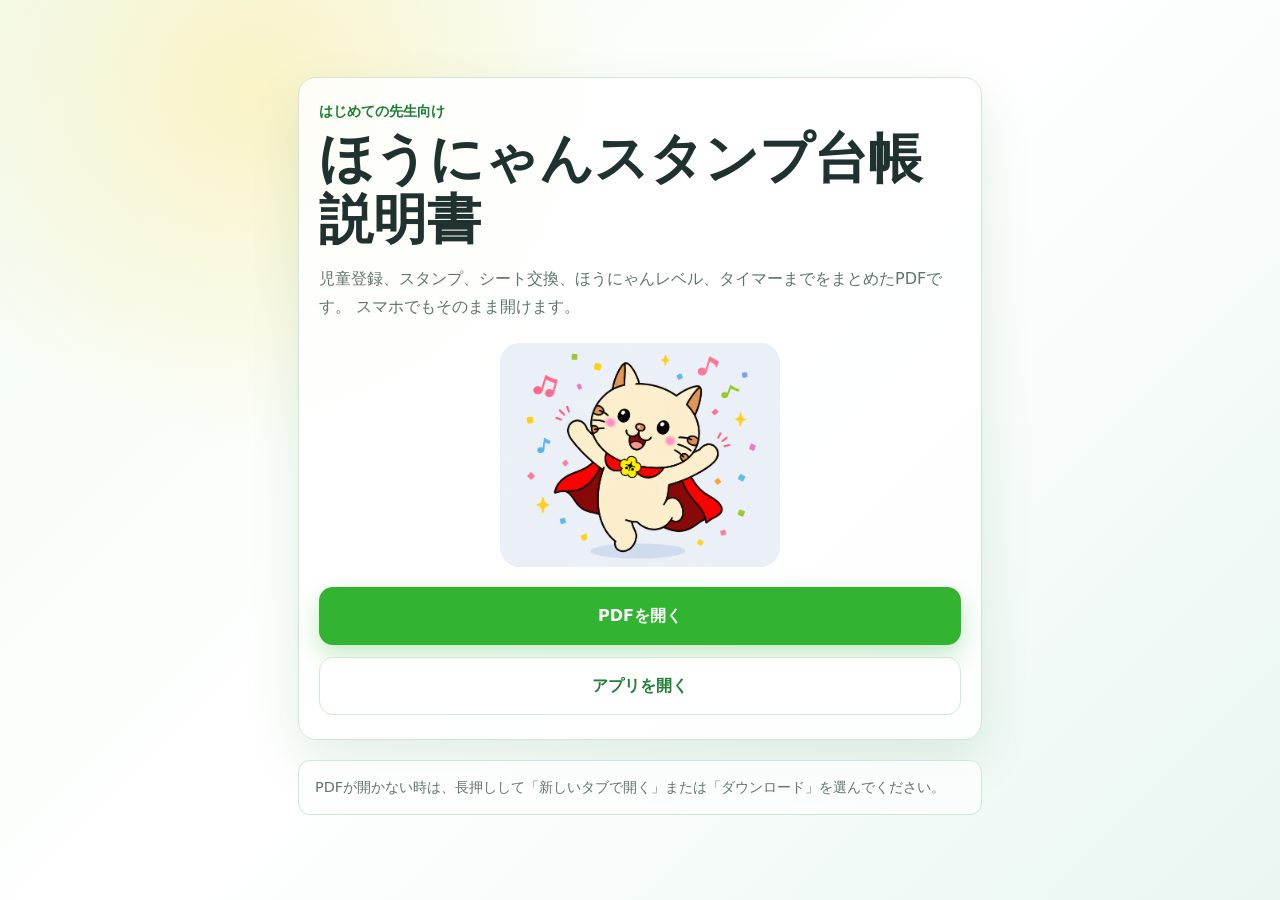
<file: manual/index.html>
<!doctype html>
<html lang="ja">
  <head>
    <meta charset="utf-8">
    <meta name="viewport" content="width=device-width, initial-scale=1">
    <title>ほうにゃんスタンプ台帳 説明書</title>
    <style>
      :root {
        color-scheme: light;
        --green: #32b331;
        --green-dark: #1f7f35;
        --ink: #20322f;
        --muted: #60736e;
        --line: #cfe8d5;
        --paper: #ffffff;
        --wash: #eef8ef;
      }

      * {
        box-sizing: border-box;
      }

      body {
        margin: 0;
        min-height: 100vh;
        font-family: system-ui, -apple-system, BlinkMacSystemFont, "Segoe UI", sans-serif;
        color: var(--ink);
        background:
          radial-gradient(circle at 20% 10%, rgba(255, 232, 139, 0.45), transparent 28%),
          linear-gradient(135deg, #f2fbf3 0%, #ffffff 48%, #e9f6f2 100%);
      }

      main {
        width: min(100%, 720px);
        min-height: 100vh;
        margin: 0 auto;
        padding: 28px 18px 36px;
        display: grid;
        align-content: center;
        gap: 20px;
      }

      .hero {
        background: rgba(255, 255, 255, 0.86);
        border: 1px solid var(--line);
        border-radius: 18px;
        padding: 24px 20px;
        box-shadow: 0 20px 50px rgba(31, 127, 53, 0.12);
      }

      .eyebrow {
        margin: 0 0 8px;
        color: var(--green-dark);
        font-weight: 800;
        font-size: 0.9rem;
      }

      h1 {
        margin: 0;
        font-size: clamp(1.9rem, 8vw, 3.4rem);
        line-height: 1.12;
        letter-spacing: 0;
      }

      .lead {
        margin: 14px 0 0;
        color: var(--muted);
        font-size: 1rem;
        line-height: 1.75;
      }

      .hounyan {
        width: min(72vw, 280px);
        display: block;
        margin: 22px auto 14px;
        border-radius: 20px;
        background: var(--wash);
      }

      .actions {
        display: grid;
        gap: 12px;
        margin-top: 20px;
      }

      a {
        color: inherit;
      }

      .button {
        display: flex;
        min-height: 58px;
        align-items: center;
        justify-content: center;
        border-radius: 14px;
        padding: 14px 18px;
        text-align: center;
        text-decoration: none;
        font-weight: 800;
        line-height: 1.3;
      }

      .button.primary {
        color: #fff;
        background: var(--green);
        box-shadow: 0 10px 24px rgba(50, 179, 49, 0.28);
      }

      .button.secondary {
        color: var(--green-dark);
        background: #fff;
        border: 1px solid var(--line);
      }

      .note {
        margin: 0;
        padding: 14px 16px;
        border: 1px solid var(--line);
        border-radius: 12px;
        color: var(--muted);
        background: rgba(255, 255, 255, 0.72);
        font-size: 0.9rem;
        line-height: 1.7;
      }
    </style>
  </head>
  <body>
    <main>
      <section class="hero" aria-labelledby="title">
        <p class="eyebrow">はじめての先生向け</p>
        <h1 id="title">ほうにゃんスタンプ台帳 説明書</h1>
        <p class="lead">
          児童登録、スタンプ、シート交換、ほうにゃんレベル、タイマーまでをまとめたPDFです。
          スマホでもそのまま開けます。
        </p>
        <img class="hounyan" src="../assets/hounyan-home.png" alt="ほうにゃん">
        <div class="actions">
          <a class="button primary" href="hounyan-stamp-manual.pdf">PDFを開く</a>
          <a class="button secondary" href="../">アプリを開く</a>
        </div>
      </section>
      <p class="note">
        PDFが開かない時は、長押しして「新しいタブで開く」または「ダウンロード」を選んでください。
      </p>
    </main>
  </body>
</html>
</file>
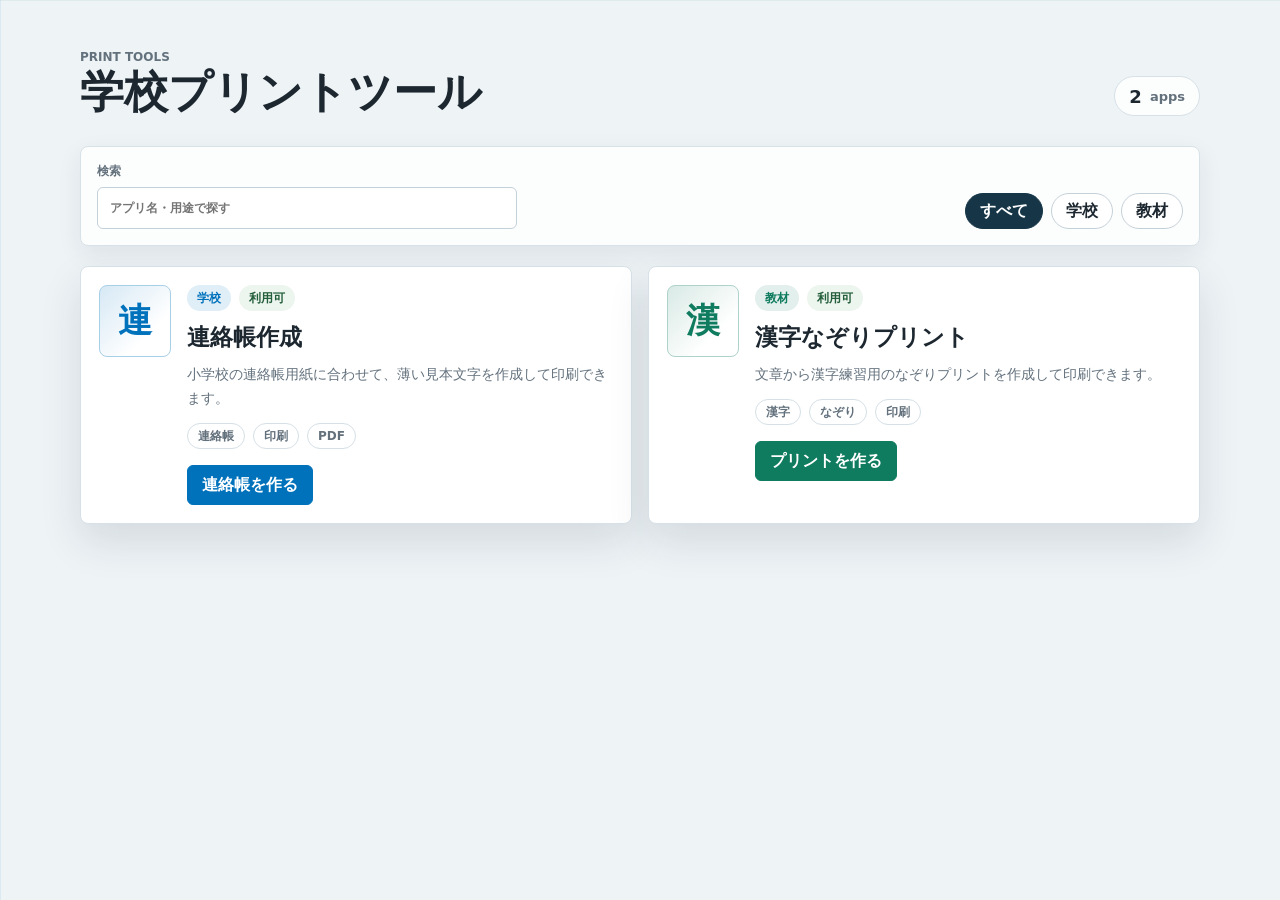
<file: 統合/index.html>
<!doctype html>
<html lang="ja">
  <head>
    <meta charset="utf-8" />
    <meta name="viewport" content="width=device-width, initial-scale=1" />
    <title>学校プリントツール</title>
    <link rel="stylesheet" href="styles.css" />
  </head>
  <body>
    <main class="shell">
      <header class="topbar">
        <div>
          <p class="eyebrow">Print Tools</p>
          <h1>学校プリントツール</h1>
        </div>
        <div class="status-pill">
          <span id="appCount">0</span>
          <span>apps</span>
        </div>
      </header>

      <section class="toolbar" aria-label="アプリ検索">
        <label class="search-field">
          <span>検索</span>
          <input id="searchInput" type="search" autocomplete="off" placeholder="アプリ名・用途で探す" />
        </label>
        <div id="categoryFilters" class="filter-row" aria-label="カテゴリ"></div>
      </section>

      <section id="appGrid" class="app-grid" aria-label="アプリ一覧"></section>
      <p id="emptyState" class="empty-state" hidden>該当するアプリはありません。</p>
    </main>

    <script src="apps.config.js"></script>
    <script src="app.js"></script>
  </body>
</html>
</file>
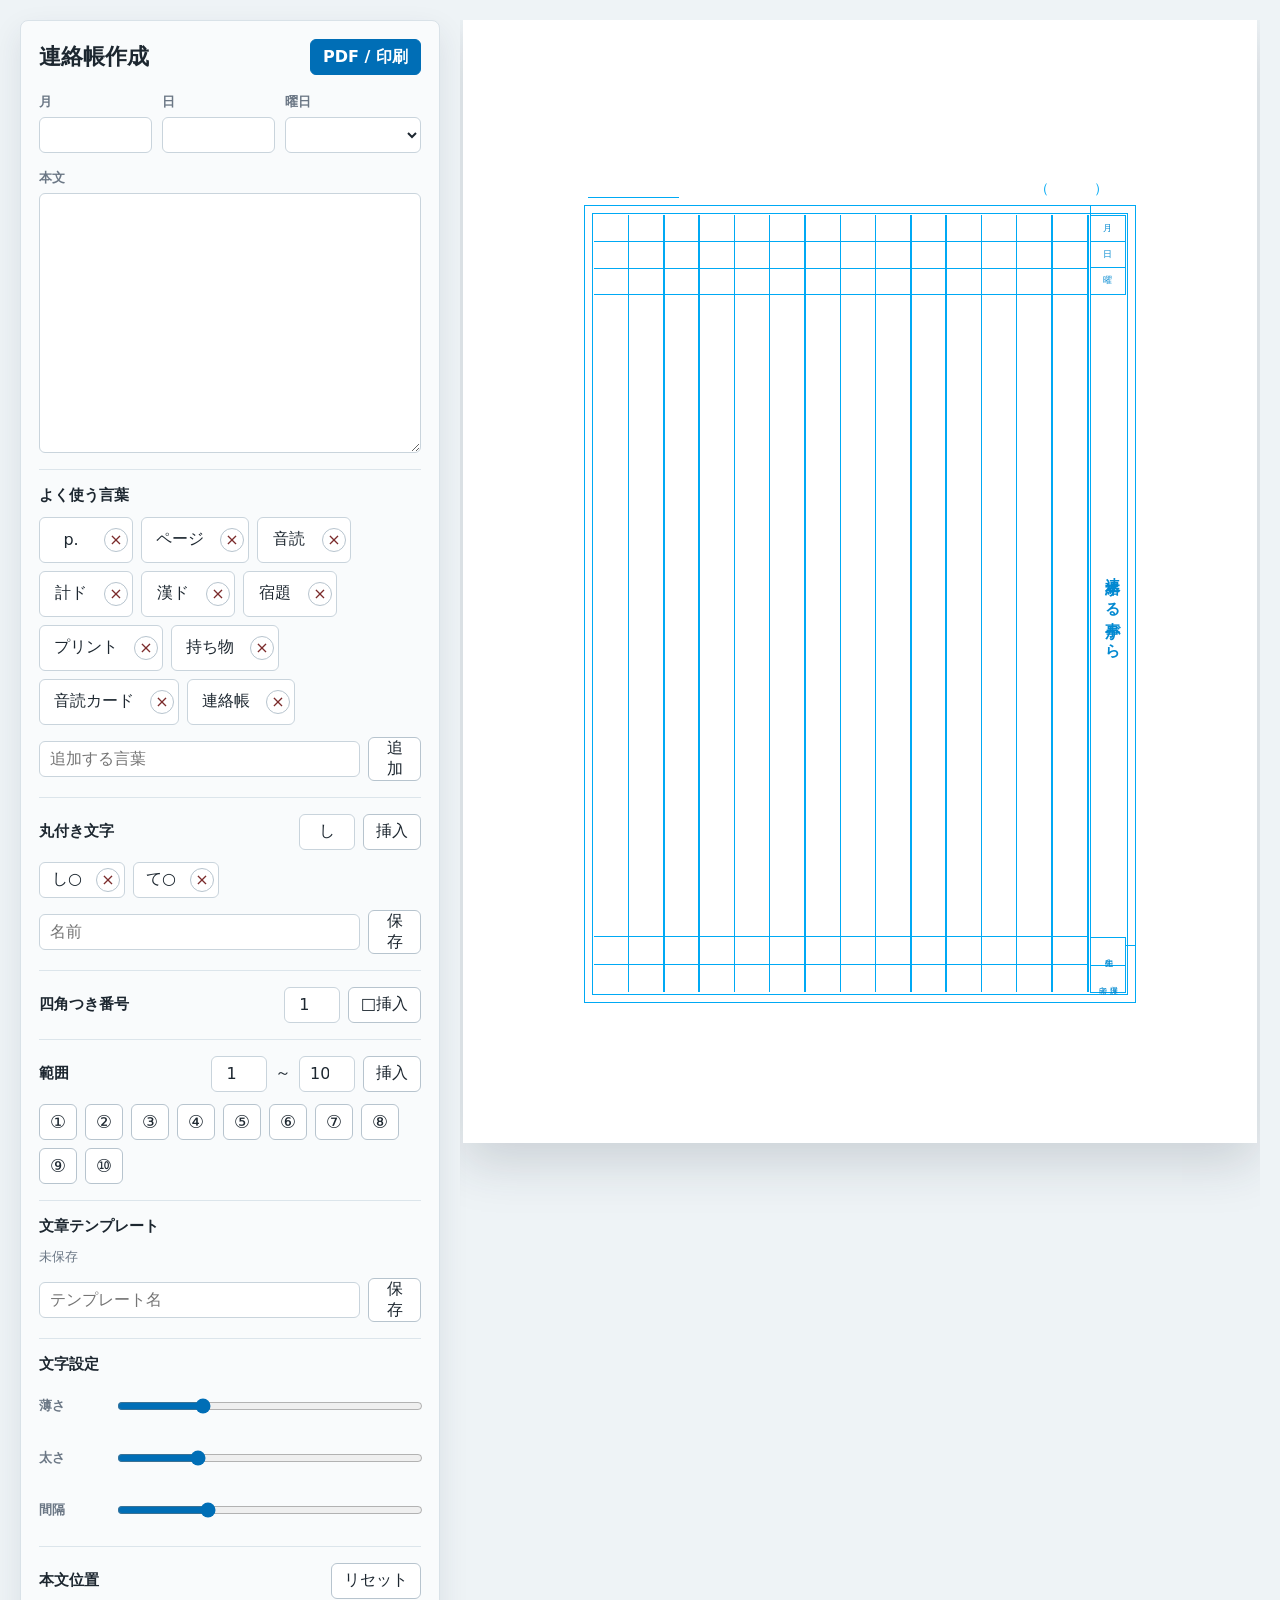
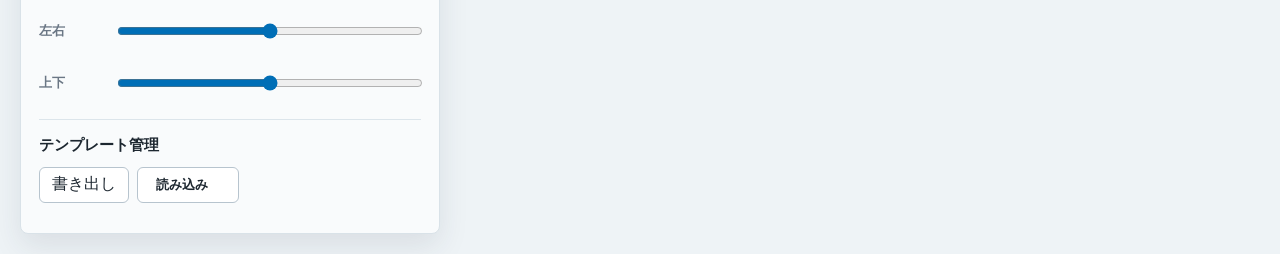
<file: 連絡帳作成/index.html>
<!doctype html>
<html lang="ja">
  <head>
    <meta charset="utf-8" />
    <meta name="viewport" content="width=device-width, initial-scale=1" />
    <title>連絡帳作成</title>
    <link rel="stylesheet" href="styles.css" />
  </head>
  <body>
    <main class="app">
      <section class="panel" aria-label="入力フォーム">
        <div class="panel-header">
          <h1>連絡帳作成</h1>
          <button id="printButton" class="primary-button" type="button">PDF / 印刷</button>
        </div>

        <div class="date-controls">
          <label>
            月
            <input id="monthInput" type="number" min="1" max="12" inputmode="numeric" />
          </label>
          <label>
            日
            <input id="dayInput" type="number" min="1" max="31" inputmode="numeric" />
          </label>
          <label>
            曜日
            <select id="weekdayInput">
              <option value=""></option>
              <option value="月">月</option>
              <option value="火">火</option>
              <option value="水">水</option>
              <option value="木">木</option>
              <option value="金">金</option>
              <option value="土">土</option>
              <option value="日">日</option>
            </select>
          </label>
        </div>

        <label class="field-block">
          本文
          <textarea id="bodyInput" rows="10" spellcheck="false"></textarea>
        </label>

        <section class="control-group" aria-label="よく使う言葉">
          <h2>よく使う言葉</h2>
          <div id="phraseList" class="symbol-grid" aria-label="よく使う言葉一覧"></div>
          <div class="save-row">
            <input id="phraseTemplateInput" placeholder="追加する言葉" aria-label="追加するよく使う言葉" />
            <button id="savePhraseTemplateButton" type="button">追加</button>
          </div>
        </section>

        <section class="control-group" aria-label="丸付き文字">
          <div class="group-title-row">
            <h2>丸付き文字</h2>
            <div class="inline-tools">
              <input id="circleCharInput" class="short-input" maxlength="2" value="し" aria-label="丸を付ける文字" />
              <button id="insertCircleButton" type="button">挿入</button>
            </div>
          </div>
          <div id="circleTemplateList" class="chip-list" aria-label="丸付き文字テンプレート"></div>
          <div class="save-row">
            <input id="circleTemplateName" placeholder="名前" aria-label="丸付き文字テンプレート名" />
            <button id="saveCircleTemplateButton" type="button">保存</button>
          </div>
        </section>

        <section class="control-group" aria-label="番号記号">
          <div class="group-title-row">
            <h2>四角つき番号</h2>
            <div class="inline-tools">
              <input id="squareNumberInput" class="short-input" type="number" min="1" max="99" value="1" aria-label="四角に入れる数字" />
              <button id="insertSquareNumberButton" type="button">□挿入</button>
            </div>
          </div>
        </section>

        <section class="control-group" aria-label="範囲番号">
          <div class="group-title-row">
            <h2>範囲</h2>
            <div class="range-tools">
              <input id="rangeStartInput" class="short-input" type="number" min="1" max="10" value="1" aria-label="範囲の開始番号" />
              <span>～</span>
              <input id="rangeEndInput" class="short-input" type="number" min="1" max="10" value="10" aria-label="範囲の終了番号" />
              <button id="insertRangeButton" type="button">挿入</button>
            </div>
          </div>
          <div id="circledNumberList" class="symbol-grid" aria-label="丸数字"></div>
        </section>

        <section class="control-group" aria-label="文章テンプレート">
          <h2>文章テンプレート</h2>
          <div id="textTemplateList" class="template-list"></div>
          <div class="save-row">
            <input id="textTemplateName" placeholder="テンプレート名" aria-label="文章テンプレート名" />
            <button id="saveTextTemplateButton" type="button">保存</button>
          </div>
        </section>

        <section class="control-group" aria-label="文字設定">
          <h2>文字設定</h2>
          <label>
            薄さ
            <input id="opacityInput" type="range" min="10" max="100" value="34" />
          </label>
          <label>
            太さ
            <input id="fontWeightInput" type="range" min="300" max="700" step="100" value="400" />
          </label>
          <label>
            間隔
            <input id="letterSpacingInput" type="range" min="0" max="14" value="4" />
          </label>
        </section>

        <section class="control-group" aria-label="本文位置">
          <div class="group-title-row">
            <h2>本文位置</h2>
            <button id="resetBodyPositionButton" type="button">リセット</button>
          </div>
          <label>
            左右
            <input id="bodyOffsetXInput" type="range" min="-6" max="6" step="0.5" value="0" />
          </label>
          <label>
            上下
            <input id="bodyOffsetYInput" type="range" min="-6" max="6" step="0.5" value="0" />
          </label>
        </section>

        <section class="control-group" aria-label="テンプレート管理">
          <h2>テンプレート管理</h2>
          <div class="save-row">
            <button id="exportTemplatesButton" type="button">書き出し</button>
            <label class="file-button">
              読み込み
              <input id="importTemplatesInput" type="file" accept="application/json,.json" />
            </label>
          </div>
          <p id="templateImportStatus" class="empty-state" aria-live="polite"></p>
        </section>
      </section>

      <section class="preview-wrap" aria-label="印刷プレビュー">
        <div id="printPage" class="print-page">
          <article class="notebook" aria-label="連絡帳用紙">
            <div class="top-space">
              <div class="name-line"></div>
            <div class="date-line">
              <span>（</span>
              <span></span>
              <span>）</span>
            </div>
            </div>
            <div class="sheet">
              <div class="date-values-column">
                <div class="date-value-cell"><span id="previewMonth"></span></div>
                <div class="date-value-cell"><span id="previewDay"></span></div>
                <div class="date-value-cell"><span id="previewWeekday"></span></div>
              </div>
              <div class="date-column">
                <div class="date-cell">月</div>
                <div class="date-cell">日</div>
                <div class="date-cell">曜</div>
              </div>
              <div class="body-grid">
                <div id="previewText" class="preview-text"></div>
              </div>
              <div class="side-label">連絡する事がら</div>
              <div class="stamp-row">
                <div class="stamp-cell teacher-stamp">先生印</div>
                <div class="stamp-cell guardian-stamp">
                  <span class="stamp-pair">保護</span>
                  <span class="stamp-pair">者印</span>
                </div>
              </div>
            </div>
          </article>
        </div>
      </section>
    </main>

    <script src="app.js"></script>
  </body>
</html>
</file>
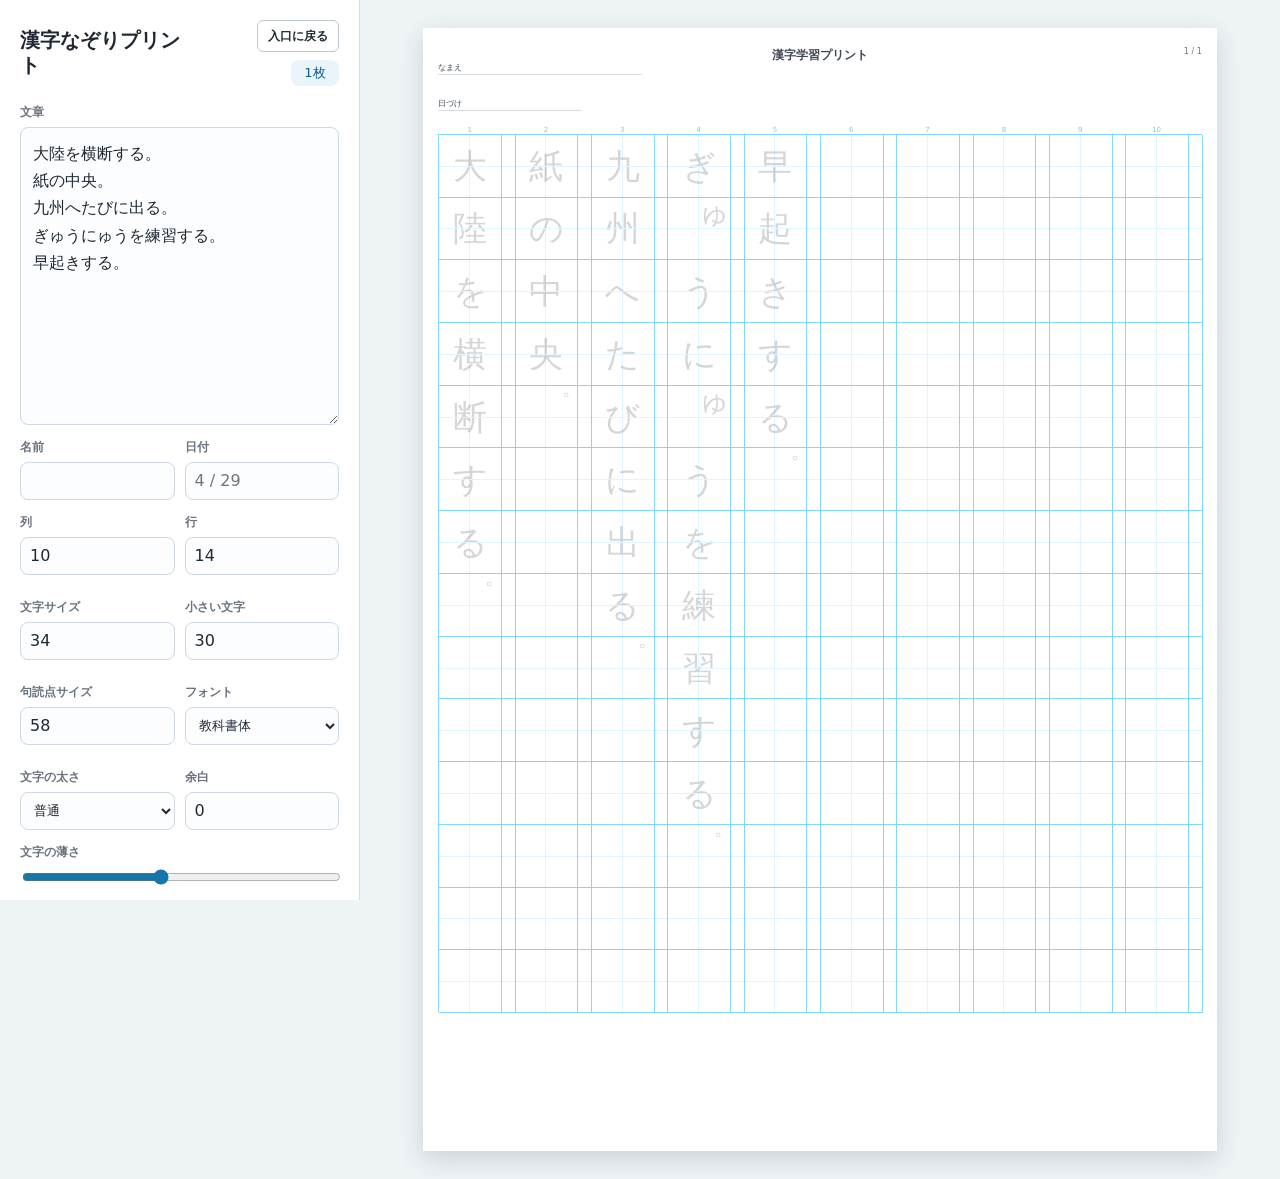
<file: 統合/apps/kanji-print/index.html>
<!doctype html>
<html lang="ja">
<head>
  <meta charset="utf-8">
  <meta name="viewport" content="width=device-width, initial-scale=1">
  <title>漢字なぞりプリント</title>
  <link rel="stylesheet" href="styles.css">
</head>
<body>
  <div class="app-shell">
    <aside class="controls" aria-label="プリント設定">
      <div class="brand">
        <h1>漢字なぞりプリント</h1>
        <div class="brand-actions">
          <a class="home-link" href="../../index.html">入口に戻る</a>
          <span id="pageCount">1枚</span>
        </div>
      </div>

      <label class="field">
        <span>文章</span>
        <textarea id="sourceText" rows="10" spellcheck="false">大陸を横断する。
紙の中央。
九州へたびに出る。
ぎゅうにゅうを練習する。
早起きする。</textarea>
      </label>

      <div class="row-fields">
        <label class="field">
          <span>名前</span>
          <input id="studentName" type="text" autocomplete="off">
        </label>
        <label class="field">
          <span>日付</span>
          <input id="worksheetDate" type="text" autocomplete="off" placeholder="4 / 29">
        </label>
      </div>

      <div class="settings-grid">
        <label class="field">
          <span>列</span>
          <input id="cols" type="number" min="6" max="14" value="10">
        </label>
        <label class="field">
          <span>行</span>
          <input id="rows" type="number" min="8" max="20" value="14">
        </label>
        <label class="field">
          <span>文字サイズ</span>
          <input id="fontSize" type="number" min="18" max="72" value="34">
        </label>
        <label class="field">
          <span>小さい文字</span>
          <input id="smallFontSize" type="number" min="14" max="56" value="30">
        </label>
        <label class="field">
          <span>句読点サイズ</span>
          <input id="punctuationScale" type="number" min="35" max="90" value="58">
        </label>
        <label class="field">
          <span>フォント</span>
          <select id="fontFamily">
            <option value="kyokasho" selected>教科書体</option>
            <option value="gothic">ゴシック</option>
            <option value="mincho">明朝</option>
            <option value="maru">丸ゴシック</option>
          </select>
        </label>
        <label class="field">
          <span>文字の太さ</span>
          <select id="fontWeight">
            <option value="300">細い</option>
            <option value="500" selected>普通</option>
            <option value="700">太い</option>
          </select>
        </label>
        <label class="field">
          <span>余白</span>
          <input id="letterSpacing" type="number" min="-2" max="6" value="0">
        </label>
      </div>

      <label class="range-field">
        <span>文字の薄さ</span>
        <input id="opacity" type="range" min="8" max="45" value="24">
      </label>

      <div class="check-row">
        <label><input id="stripSpaces" type="checkbox" checked> 空白を詰める</label>
        <label><input id="lineBreakColumn" type="checkbox" checked> 改行で次の列</label>
      </div>

      <fieldset class="segmented">
        <legend>流し方向</legend>
        <label><input type="radio" name="direction" value="ltr" checked><span>左から</span></label>
        <label><input type="radio" name="direction" value="rtl"><span>右から</span></label>
      </fieldset>

      <section class="template-box" aria-label="テンプレート">
        <h2>テンプレート</h2>
        <label class="field">
          <span>保存名</span>
          <input id="templateName" type="text" autocomplete="off" placeholder="例: 7列12行 右から">
        </label>
        <label class="field">
          <span>呼び出し</span>
          <select id="templateSelect"></select>
        </label>
        <div class="template-actions">
          <button id="saveTemplateBtn" type="button">保存</button>
          <button id="applyTemplateBtn" type="button">適用</button>
          <button id="deleteTemplateBtn" type="button">削除</button>
        </div>
      </section>

      <div class="actions">
        <button id="printBtn" type="button">印刷 / PDF保存</button>
        <button id="copyLinkBtn" type="button">共有URLをコピー</button>
        <button id="clearBtn" type="button">消去</button>
      </div>

      <p id="status" class="status" role="status" aria-live="polite"></p>
    </aside>

    <main class="preview-wrap" aria-label="プレビュー">
      <div id="pages" class="pages"></div>
    </main>
  </div>

  <template id="pageTemplate">
    <section class="print-page">
      <header class="sheet-header">
        <div class="name-line">なまえ <span class="value" data-name></span></div>
        <div class="title">漢字学習プリント</div>
        <div class="page-number" data-page-number></div>
        <div class="date-line">日づけ <span class="value" data-date></span></div>
      </header>
      <div class="reading-row" data-readings></div>
      <div class="kanji-grid" data-grid></div>
    </section>
  </template>

  <script src="app.js"></script>
</body>
</html>
</file>
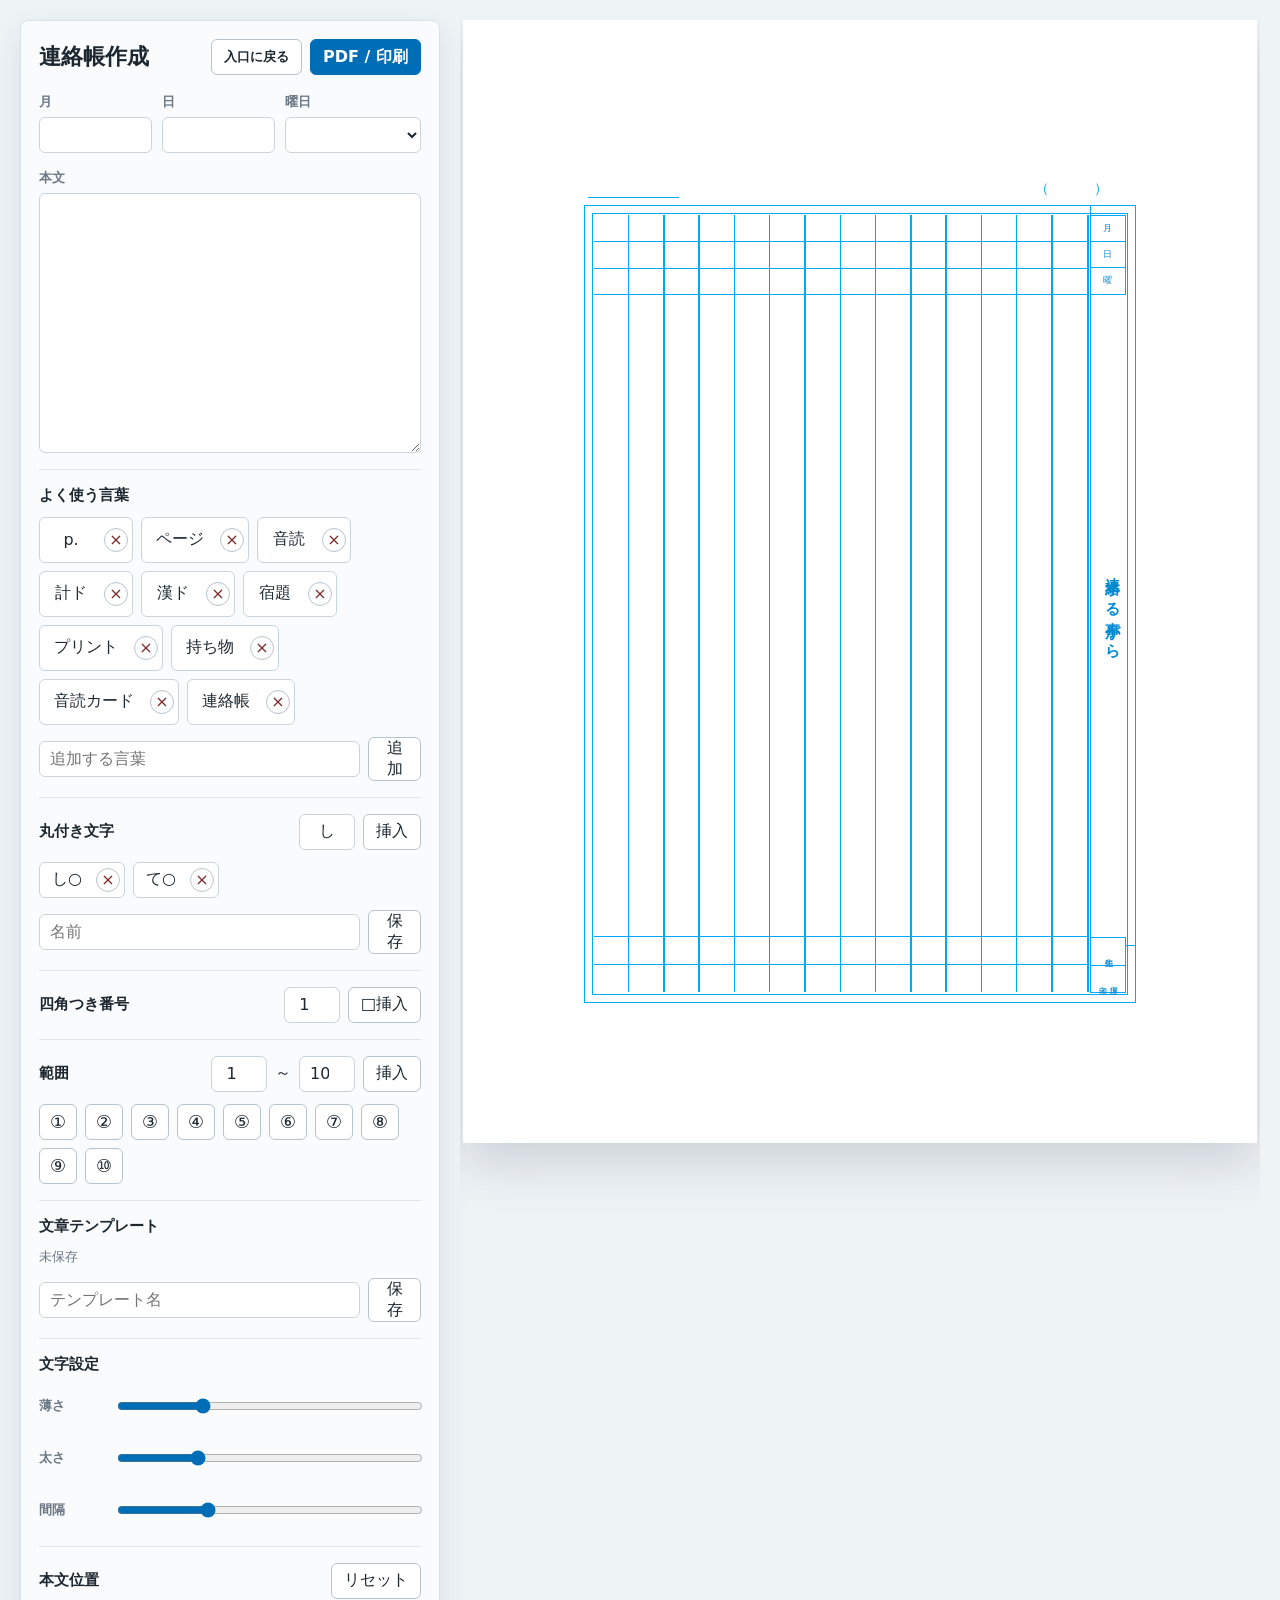
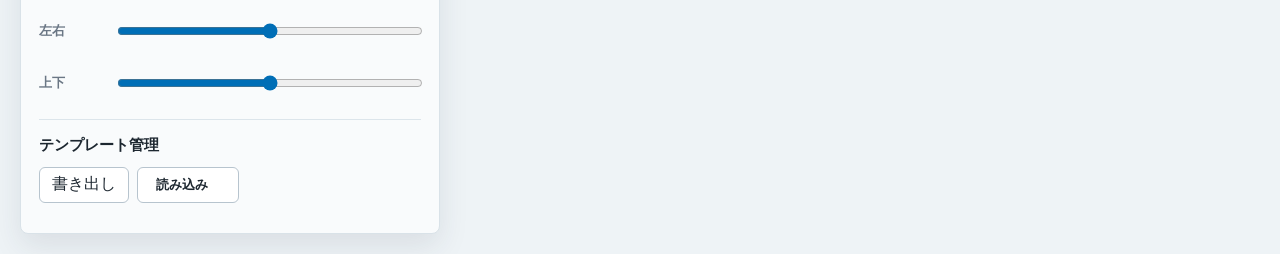
<file: 統合/apps/renrakucho/index.html>
<!doctype html>
<html lang="ja">
  <head>
    <meta charset="utf-8" />
    <meta name="viewport" content="width=device-width, initial-scale=1" />
    <title>連絡帳作成</title>
    <link rel="stylesheet" href="styles.css" />
  </head>
  <body>
    <main class="app">
      <section class="panel" aria-label="入力フォーム">
        <div class="panel-header">
          <h1>連絡帳作成</h1>
          <div class="header-actions">
            <a class="home-link" href="../../index.html">入口に戻る</a>
            <button id="printButton" class="primary-button" type="button">PDF / 印刷</button>
          </div>
        </div>

        <div class="date-controls">
          <label>
            月
            <input id="monthInput" type="number" min="1" max="12" inputmode="numeric" />
          </label>
          <label>
            日
            <input id="dayInput" type="number" min="1" max="31" inputmode="numeric" />
          </label>
          <label>
            曜日
            <select id="weekdayInput">
              <option value=""></option>
              <option value="月">月</option>
              <option value="火">火</option>
              <option value="水">水</option>
              <option value="木">木</option>
              <option value="金">金</option>
              <option value="土">土</option>
              <option value="日">日</option>
            </select>
          </label>
        </div>

        <label class="field-block">
          本文
          <textarea id="bodyInput" rows="10" spellcheck="false"></textarea>
        </label>

        <section class="control-group" aria-label="よく使う言葉">
          <h2>よく使う言葉</h2>
          <div id="phraseList" class="symbol-grid" aria-label="よく使う言葉一覧"></div>
          <div class="save-row">
            <input id="phraseTemplateInput" placeholder="追加する言葉" aria-label="追加するよく使う言葉" />
            <button id="savePhraseTemplateButton" type="button">追加</button>
          </div>
        </section>

        <section class="control-group" aria-label="丸付き文字">
          <div class="group-title-row">
            <h2>丸付き文字</h2>
            <div class="inline-tools">
              <input id="circleCharInput" class="short-input" maxlength="2" value="し" aria-label="丸を付ける文字" />
              <button id="insertCircleButton" type="button">挿入</button>
            </div>
          </div>
          <div id="circleTemplateList" class="chip-list" aria-label="丸付き文字テンプレート"></div>
          <div class="save-row">
            <input id="circleTemplateName" placeholder="名前" aria-label="丸付き文字テンプレート名" />
            <button id="saveCircleTemplateButton" type="button">保存</button>
          </div>
        </section>

        <section class="control-group" aria-label="番号記号">
          <div class="group-title-row">
            <h2>四角つき番号</h2>
            <div class="inline-tools">
              <input id="squareNumberInput" class="short-input" type="number" min="1" max="99" value="1" aria-label="四角に入れる数字" />
              <button id="insertSquareNumberButton" type="button">□挿入</button>
            </div>
          </div>
        </section>

        <section class="control-group" aria-label="範囲番号">
          <div class="group-title-row">
            <h2>範囲</h2>
            <div class="range-tools">
              <input id="rangeStartInput" class="short-input" type="number" min="1" max="10" value="1" aria-label="範囲の開始番号" />
              <span>～</span>
              <input id="rangeEndInput" class="short-input" type="number" min="1" max="10" value="10" aria-label="範囲の終了番号" />
              <button id="insertRangeButton" type="button">挿入</button>
            </div>
          </div>
          <div id="circledNumberList" class="symbol-grid" aria-label="丸数字"></div>
        </section>

        <section class="control-group" aria-label="文章テンプレート">
          <h2>文章テンプレート</h2>
          <div id="textTemplateList" class="template-list"></div>
          <div class="save-row">
            <input id="textTemplateName" placeholder="テンプレート名" aria-label="文章テンプレート名" />
            <button id="saveTextTemplateButton" type="button">保存</button>
          </div>
        </section>

        <section class="control-group" aria-label="文字設定">
          <h2>文字設定</h2>
          <label>
            薄さ
            <input id="opacityInput" type="range" min="10" max="100" value="34" />
          </label>
          <label>
            太さ
            <input id="fontWeightInput" type="range" min="300" max="700" step="100" value="400" />
          </label>
          <label>
            間隔
            <input id="letterSpacingInput" type="range" min="0" max="14" value="4" />
          </label>
        </section>

        <section class="control-group" aria-label="本文位置">
          <div class="group-title-row">
            <h2>本文位置</h2>
            <button id="resetBodyPositionButton" type="button">リセット</button>
          </div>
          <label>
            左右
            <input id="bodyOffsetXInput" type="range" min="-6" max="6" step="0.5" value="0" />
          </label>
          <label>
            上下
            <input id="bodyOffsetYInput" type="range" min="-6" max="6" step="0.5" value="0" />
          </label>
        </section>

        <section class="control-group" aria-label="テンプレート管理">
          <h2>テンプレート管理</h2>
          <div class="save-row">
            <button id="exportTemplatesButton" type="button">書き出し</button>
            <label class="file-button">
              読み込み
              <input id="importTemplatesInput" type="file" accept="application/json,.json" />
            </label>
          </div>
          <p id="templateImportStatus" class="empty-state" aria-live="polite"></p>
        </section>
      </section>

      <section class="preview-wrap" aria-label="印刷プレビュー">
        <div id="printPage" class="print-page">
          <article class="notebook" aria-label="連絡帳用紙">
            <div class="top-space">
              <div class="name-line"></div>
            <div class="date-line">
              <span>（</span>
              <span></span>
              <span>）</span>
            </div>
            </div>
            <div class="sheet">
              <div class="date-values-column">
                <div class="date-value-cell"><span id="previewMonth"></span></div>
                <div class="date-value-cell"><span id="previewDay"></span></div>
                <div class="date-value-cell"><span id="previewWeekday"></span></div>
              </div>
              <div class="date-column">
                <div class="date-cell">月</div>
                <div class="date-cell">日</div>
                <div class="date-cell">曜</div>
              </div>
              <div class="body-grid">
                <div id="previewText" class="preview-text"></div>
              </div>
              <div class="side-label">連絡する事がら</div>
              <div class="stamp-row">
                <div class="stamp-cell teacher-stamp">先生印</div>
                <div class="stamp-cell guardian-stamp">
                  <span class="stamp-pair">保護</span>
                  <span class="stamp-pair">者印</span>
                </div>
              </div>
            </div>
          </article>
        </div>
      </section>
    </main>

    <script src="app.js"></script>
  </body>
</html>
</file>
<file: 統合/styles.css>
:root {
  --page: #eef3f6;
  --surface: #ffffff;
  --surface-soft: #f7fafb;
  --text: #1d2730;
  --muted: #63717d;
  --line: #d7e1e7;
  --focus: #005fcc;
  --shadow: 0 18px 42px rgb(26 42 55 / 12%);
  --radius: 8px;
}

* {
  box-sizing: border-box;
}

body {
  margin: 0;
  min-height: 100vh;
  background:
    linear-gradient(90deg, rgb(0 114 188 / 8%) 0 1px, transparent 1px 72px),
    linear-gradient(rgb(15 123 95 / 7%) 0 1px, transparent 1px 72px),
    var(--page);
  color: var(--text);
  font-family: "Yu Gothic", "Meiryo", system-ui, sans-serif;
}

button,
input {
  font: inherit;
}

button,
a {
  -webkit-tap-highlight-color: transparent;
}

.shell {
  width: min(1120px, calc(100% - 32px));
  margin: 0 auto;
  padding: 28px 0 48px;
}

.topbar {
  display: flex;
  align-items: end;
  justify-content: space-between;
  gap: 18px;
  padding: 22px 0;
}

.eyebrow {
  margin: 0 0 4px;
  color: var(--muted);
  font-size: 12px;
  font-weight: 700;
  letter-spacing: 0;
  text-transform: uppercase;
}

h1,
h2,
p {
  margin: 0;
}

h1 {
  font-size: clamp(28px, 5vw, 44px);
  line-height: 1.1;
  letter-spacing: 0;
}

.status-pill {
  display: inline-flex;
  align-items: center;
  gap: 8px;
  min-height: 40px;
  padding: 0 14px;
  border: 1px solid var(--line);
  border-radius: 999px;
  background: rgb(255 255 255 / 82%);
  color: var(--muted);
  font-size: 13px;
  font-weight: 700;
  white-space: nowrap;
}

.status-pill span:first-child {
  color: var(--text);
  font-size: 18px;
}

.toolbar {
  display: grid;
  grid-template-columns: minmax(240px, 420px) 1fr;
  align-items: end;
  gap: 16px;
  margin: 8px 0 20px;
  padding: 16px;
  border: 1px solid var(--line);
  border-radius: var(--radius);
  background: rgb(255 255 255 / 84%);
  box-shadow: 0 8px 24px rgb(26 42 55 / 8%);
}

.search-field {
  display: grid;
  gap: 7px;
  color: var(--muted);
  font-size: 12px;
  font-weight: 700;
}

.search-field input {
  width: 100%;
  min-height: 42px;
  border: 1px solid #c5d1d9;
  border-radius: 6px;
  background: #ffffff;
  color: var(--text);
  padding: 0 12px;
}

.search-field input:focus {
  border-color: var(--focus);
  outline: 3px solid rgb(0 95 204 / 18%);
}

.filter-row {
  display: flex;
  flex-wrap: wrap;
  justify-content: flex-end;
  gap: 8px;
}

.filter-button {
  min-height: 36px;
  border: 1px solid #c5d1d9;
  border-radius: 999px;
  background: #ffffff;
  color: var(--text);
  cursor: pointer;
  padding: 0 14px;
  font-weight: 700;
}

.filter-button[aria-pressed="true"] {
  border-color: #163648;
  background: #163648;
  color: #ffffff;
}

.app-grid {
  display: grid;
  grid-template-columns: repeat(auto-fit, minmax(280px, 1fr));
  gap: 16px;
}

.app-card {
  display: grid;
  grid-template-columns: 72px 1fr;
  gap: 16px;
  min-height: 220px;
  padding: 18px;
  border: 1px solid var(--line);
  border-radius: var(--radius);
  background: var(--surface);
  box-shadow: var(--shadow);
}

.app-mark {
  display: grid;
  place-items: center;
  width: 72px;
  height: 72px;
  border: 1px solid color-mix(in srgb, var(--accent) 34%, #ffffff);
  border-radius: var(--radius);
  background:
    linear-gradient(135deg, color-mix(in srgb, var(--accent) 16%, #ffffff), #ffffff 70%),
    var(--surface-soft);
  color: var(--accent);
  font-family: "Yu Mincho", "BIZ UDPMincho", "Yu Gothic", serif;
  font-size: 34px;
  font-weight: 700;
}

.app-card-body {
  display: grid;
  align-content: start;
  gap: 12px;
  min-width: 0;
}

.meta-row,
.tag-row {
  display: flex;
  flex-wrap: wrap;
  gap: 8px;
}

.category,
.ready,
.tag-row span {
  display: inline-flex;
  align-items: center;
  min-height: 26px;
  max-width: 100%;
  border-radius: 999px;
  padding: 0 10px;
  font-size: 12px;
  font-weight: 700;
  white-space: nowrap;
}

.category {
  background: color-mix(in srgb, var(--accent) 12%, #ffffff);
  color: var(--accent);
}

.ready {
  background: #edf5ef;
  color: #245f3b;
}

.tag-row span {
  border: 1px solid #d6e0e6;
  color: var(--muted);
}

h2 {
  font-size: 23px;
  line-height: 1.22;
  letter-spacing: 0;
}

.app-card p {
  color: var(--muted);
  font-size: 14px;
  line-height: 1.7;
}

.launch-link {
  display: inline-grid;
  place-items: center;
  justify-self: start;
  min-height: 40px;
  max-width: 100%;
  margin-top: 4px;
  border: 1px solid var(--accent);
  border-radius: 6px;
  background: var(--accent);
  color: #ffffff;
  padding: 0 14px;
  font-weight: 700;
  text-decoration: none;
}

.launch-link:focus {
  outline: 3px solid rgb(0 95 204 / 24%);
  outline-offset: 2px;
}

.empty-state {
  margin-top: 22px;
  padding: 22px;
  border: 1px dashed #b9c8d0;
  border-radius: var(--radius);
  background: rgb(255 255 255 / 72%);
  color: var(--muted);
  text-align: center;
}

@media (max-width: 760px) {
  .shell {
    width: min(100% - 24px, 1120px);
    padding-top: 18px;
  }

  .topbar,
  .toolbar {
    align-items: stretch;
    grid-template-columns: 1fr;
  }

  .topbar {
    flex-direction: column;
  }

  .status-pill {
    justify-content: center;
    width: max-content;
  }

  .filter-row {
    justify-content: flex-start;
  }

  .app-card {
    grid-template-columns: 56px 1fr;
    gap: 12px;
    min-height: 0;
    padding: 14px;
  }

  .app-mark {
    width: 56px;
    height: 56px;
    font-size: 27px;
  }

  h2 {
    font-size: 20px;
  }
}

@supports not (color: color-mix(in srgb, #000 50%, #fff)) {
  .app-mark {
    border-color: #d6e0e6;
    background: #f7fafb;
  }

  .category {
    background: #eef6f8;
  }
}
</file>
<file: 連絡帳作成/styles.css>
:root {
  --line: #00a9f4;
  --ink: #0289d1;
  --paper: #ffffff;
  --screen: #eef3f6;
  --panel: #f9fbfc;
  --text: #1d2730;
  --muted: #6b7785;
  --accent: #006eb6;
  --radius: 8px;
}

* {
  box-sizing: border-box;
}

body {
  margin: 0;
  min-height: 100vh;
  background: var(--screen);
  color: var(--text);
  font-family: "Yu Gothic", "Meiryo", system-ui, sans-serif;
}

button,
input,
select,
textarea {
  font: inherit;
}

button {
  border: 1px solid #b7c4ce;
  border-radius: 6px;
  background: #ffffff;
  color: var(--text);
  cursor: pointer;
  min-height: 36px;
  padding: 0 12px;
}

button:hover {
  border-color: var(--accent);
}

input,
select,
textarea {
  width: 100%;
  border: 1px solid #c9d4dc;
  border-radius: 6px;
  background: #ffffff;
  color: var(--text);
}

input,
select {
  min-height: 36px;
  padding: 0 10px;
}

textarea {
  min-height: 168px;
  padding: 12px;
  resize: vertical;
  line-height: 1.8;
}

.app {
  display: grid;
  grid-template-columns: minmax(320px, 420px) minmax(620px, 1fr);
  gap: 20px;
  min-height: 100vh;
  padding: 20px;
}

.panel {
  align-self: start;
  background: var(--panel);
  border: 1px solid #d9e2e8;
  border-radius: var(--radius);
  padding: 18px;
  box-shadow: 0 12px 30px rgb(36 51 66 / 10%);
}

.panel-header,
.group-title-row {
  display: flex;
  align-items: center;
  justify-content: space-between;
  gap: 12px;
}

h1,
h2 {
  margin: 0;
  font-weight: 700;
  letter-spacing: 0;
}

h1 {
  font-size: 22px;
}

h2 {
  font-size: 15px;
}

.primary-button {
  background: var(--accent);
  border-color: var(--accent);
  color: #ffffff;
  font-weight: 700;
}

.date-controls {
  display: grid;
  grid-template-columns: 1fr 1fr 1.2fr;
  gap: 10px;
  margin-top: 18px;
}

label,
.field-block {
  display: grid;
  gap: 6px;
  color: var(--muted);
  font-size: 13px;
  font-weight: 700;
}

.field-block {
  margin-top: 16px;
}

.control-group {
  display: grid;
  gap: 12px;
  margin-top: 16px;
  padding-top: 16px;
  border-top: 1px solid #dce5eb;
}

.control-group label {
  grid-template-columns: 64px 1fr;
  align-items: center;
  gap: 12px;
}

input[type="range"] {
  padding: 0;
  accent-color: var(--accent);
}

.inline-tools,
.save-row,
.range-tools {
  display: flex;
  align-items: center;
  gap: 8px;
}

.short-input {
  width: 56px;
  text-align: center;
}

.chip-list,
.template-list,
.symbol-grid {
  display: flex;
  flex-wrap: wrap;
  gap: 8px;
}

.chip,
.template-chip,
.phrase-chip {
  display: inline-flex;
  align-items: center;
  gap: 6px;
  max-width: 100%;
  min-height: 34px;
  border: 1px solid #c9d4dc;
  border-radius: 6px;
  background: #ffffff;
  padding: 4px;
}

.chip-action {
  border: 0;
  min-height: 26px;
  padding: 0 8px;
}

.chip-action span {
  overflow: hidden;
  text-overflow: ellipsis;
  white-space: nowrap;
}

.delete-button {
  width: 24px;
  min-width: 24px;
  min-height: 24px;
  padding: 0;
  border-radius: 50%;
  color: #7b2b2b;
  line-height: 1;
}

.empty-state {
  margin: 0;
  color: var(--muted);
  font-size: 13px;
}

.symbol-button {
  width: 38px;
  min-width: 38px;
  padding: 0;
  font-size: 18px;
}

.phrase-button {
  min-width: 54px;
  padding: 0 10px;
  border: 0;
}

.file-button {
  display: inline-grid;
  place-items: center;
  width: auto;
  min-height: 36px;
  padding: 0 12px;
  border: 1px solid #b7c4ce;
  border-radius: 6px;
  background: #ffffff;
  color: var(--text);
  cursor: pointer;
}

.file-button input {
  display: none;
}

.preview-wrap {
  display: grid;
  place-items: start center;
  overflow: auto;
  padding-bottom: 20px;
}

.print-page {
  width: 210mm;
  min-height: 297mm;
  display: grid;
  place-items: center;
  background: var(--paper);
  box-shadow: 0 18px 50px rgb(34 47 62 / 18%);
}

.notebook {
  width: 146mm;
  height: 223mm;
  color: var(--ink);
}

.top-space {
  height: 12mm;
  display: flex;
  align-items: end;
  justify-content: space-between;
  padding: 0 3mm 2mm 1mm;
  color: var(--line);
}

.name-line {
  width: 24mm;
  border-bottom: 1.5px solid var(--line);
}

.date-line {
  display: flex;
  align-items: center;
  justify-content: center;
  gap: 6mm;
  min-width: 28mm;
  font-size: 14px;
}

.sheet {
  position: relative;
  height: calc(100% - 12mm);
  border: 1.7px solid var(--line);
  outline: 1px solid var(--line);
  outline-offset: -2.4mm;
  display: grid;
  grid-template-columns: 1fr 12mm;
  grid-template-rows: 22mm 1fr 14.6mm;
  overflow: hidden;
  background: var(--paper);
}

.date-column {
  position: absolute;
  top: 2.4mm;
  right: 2.4mm;
  width: 9.6mm;
  height: 21mm;
  border: 1.2px solid var(--line);
  display: grid;
  grid-template-rows: repeat(3, 1fr);
  background: var(--paper);
  z-index: 2;
}

.date-values-column {
  position: absolute;
  top: 2.4mm;
  right: 12mm;
  width: calc((100% - 14.4mm) / 14);
  height: 21mm;
  display: grid;
  grid-template-rows: repeat(3, 1fr);
  color: var(--ink);
  font-family: "Yu Mincho", "BIZ UDPMincho", "Yu Gothic", serif;
  font-size: 13px;
  font-weight: 600;
  line-height: 1;
  pointer-events: none;
  z-index: 2;
}

.date-value-cell {
  display: grid;
  place-items: center;
}

.date-cell {
  display: grid;
  place-items: center;
  border-bottom: 1.2px solid var(--line);
  font-size: 9px;
  line-height: 1;
  overflow: hidden;
}

.date-cell:last-child {
  border-bottom: 0;
}

.body-grid {
  position: relative;
  grid-column: 1 / 2;
  grid-row: 1 / 4;
  margin: 2.4mm 0 2.4mm 2.4mm;
  border-right: 1.2px solid var(--line);
  container-type: inline-size;
  background:
    linear-gradient(var(--line), var(--line)) left 7mm / 100% 1.2px no-repeat,
    linear-gradient(var(--line), var(--line)) left 14mm / 100% 1.2px no-repeat,
    linear-gradient(var(--line), var(--line)) left 21mm / 100% 1.2px no-repeat,
    linear-gradient(var(--line), var(--line)) left bottom 7.3mm / 100% 1.2px no-repeat,
    linear-gradient(var(--line), var(--line)) left bottom 14.6mm / 100% 1.2px no-repeat,
    repeating-linear-gradient(
      to right,
      transparent 0,
      transparent calc((100% / 14) - 1.4px),
      var(--line) calc((100% / 14) - 1.4px),
      var(--line) calc(100% / 14)
    );
}

.preview-text {
  position: absolute;
  inset: 21mm 0 14.6mm 0;
  padding: 1.4mm 0 1.4mm 0;
  writing-mode: vertical-rl;
  text-orientation: upright;
  line-height: calc(100cqw / 14);
  letter-spacing: var(--preview-spacing, 4px);
  font-family: "Yu Mincho", "BIZ UDPMincho", "Yu Gothic", serif;
  font-size: 24px;
  font-weight: var(--preview-weight, 400);
  color: rgb(0 103 174 / var(--preview-opacity, 0.34));
  white-space: pre-wrap;
  overflow: hidden;
  text-align: start;
  transform: translate(var(--body-offset-x, 0mm), var(--body-offset-y, 0mm));
}

.circled-char {
  display: inline-grid;
  place-items: center;
  width: 1.22em;
  height: 1.22em;
  margin-block: 0.05em;
  border: 0.08em solid currentColor;
  border-radius: 50%;
  line-height: 1;
  letter-spacing: 0;
  text-combine-upright: all;
}

.square-number {
  display: inline-grid;
  place-items: center;
  width: 1.24em;
  height: 1.24em;
  margin-block: 0.05em;
  border: 0.08em solid currentColor;
  line-height: 1;
  letter-spacing: 0;
  text-combine-upright: all;
}

.side-label {
  grid-column: 2 / 3;
  grid-row: 1 / 3;
  display: grid;
  place-items: center;
  padding-top: 18mm;
  border-left: 1.2px solid var(--line);
  border-bottom: 1.2px solid var(--line);
  writing-mode: vertical-rl;
  text-orientation: upright;
  letter-spacing: 0.18em;
  font-size: 15px;
  font-weight: 700;
}

.stamp-row {
  position: absolute;
  right: 2.4mm;
  bottom: 2.4mm;
  width: 9.6mm;
  height: 14.6mm;
  display: grid;
  grid-template-rows: repeat(2, 7.3mm);
  border: 1.2px solid var(--line);
  background: var(--paper);
  font-size: 8px;
  text-align: center;
  z-index: 2;
}

.stamp-cell {
  display: grid;
  place-items: center;
  border-bottom: 1.2px solid var(--line);
  line-height: 1;
}

.stamp-cell:last-child {
  border-bottom: 0;
}

.teacher-stamp {
  writing-mode: vertical-rl;
  text-orientation: upright;
}

.guardian-stamp {
  display: flex;
  flex-direction: row-reverse;
  align-items: center;
  justify-content: center;
  gap: 0.8mm;
}

.stamp-pair {
  align-self: stretch;
  display: grid;
  place-items: center;
  writing-mode: vertical-rl;
  text-orientation: upright;
}

.guardian-stamp .stamp-pair + .stamp-pair {
  border-right: 0;
}

@media (max-width: 1100px) {
  .app {
    grid-template-columns: 1fr;
  }

  .preview-wrap {
    place-items: start center;
  }
}

@media (max-width: 760px) {
  .app {
    padding: 12px;
  }

  .panel {
    padding: 14px;
  }

  .panel-header,
  .group-title-row,
  .save-row {
    align-items: stretch;
    flex-direction: column;
  }

  .print-page {
    transform: scale(0.54);
    transform-origin: top center;
    margin-bottom: -130mm;
  }
}

@page {
  size: A4 portrait;
  margin: 0;
}

@media print {
  html,
  body {
    width: 210mm;
    height: 297mm;
    margin: 0;
    background: #ffffff;
  }

  * {
    print-color-adjust: exact;
    -webkit-print-color-adjust: exact;
  }

  .app {
    display: block;
    min-height: auto;
    padding: 0;
  }

  .panel {
    display: none;
  }

  .preview-wrap {
    display: block;
    overflow: visible;
    padding: 0;
  }

  .print-page {
    width: 210mm;
    height: 297mm;
    min-height: 297mm;
    display: grid;
    place-items: center;
    transform: none;
    margin: 0;
    box-shadow: none;
    page-break-after: avoid;
  }

  .notebook {
    width: 168mm;
    height: 257mm;
  }

  .body-grid {
    background:
      linear-gradient(var(--line), var(--line)) left 7mm / 100% 1.2px no-repeat,
      linear-gradient(var(--line), var(--line)) left 14mm / 100% 1.2px no-repeat,
      linear-gradient(var(--line), var(--line)) left 21mm / 100% 1.2px no-repeat,
      linear-gradient(var(--line), var(--line)) left bottom 7.3mm / 100% 1.2px no-repeat,
      linear-gradient(var(--line), var(--line)) left bottom 14.6mm / 100% 1.2px no-repeat,
      repeating-linear-gradient(
        to right,
        transparent 0,
        transparent calc((100% / 14) - 2px),
        var(--line) calc((100% / 14) - 2px),
        var(--line) calc(100% / 14)
      );
  }
}
</file>
<file: 統合/apps/kanji-print/styles.css>
:root {
  --ink: #1f2933;
  --muted: #6b7280;
  --panel: #ffffff;
  --page: #ffffff;
  --line: #7fd9ff;
  --line-soft: #dff5ff;
  --accent: #1576a8;
  --bg: #eef3f6;
  --cell-w: 16.2mm;
  --cell-h: 16.2mm;
  --ruby-w: 3.6mm;
  --grid-width: 198mm;
  --grid-height: 226.8mm;
  --trace-opacity: 0.24;
  --trace-size: 34px;
  --small-trace-size: 30px;
  --punctuation-size: 20px;
  --trace-font-family: "UD Digi Kyokasho N-R", "UD デジタル 教科書体 N-R", "BIZ UDPGothic", "Yu Gothic", sans-serif;
  --trace-font-weight: 500;
  --letter-spacing: 0px;
}

* {
  box-sizing: border-box;
}

html,
body {
  margin: 0;
  min-height: 100%;
}

body {
  background: var(--bg);
  color: var(--ink);
  font-family: "Yu Gothic", "BIZ UDPGothic", system-ui, sans-serif;
}

button,
input,
textarea {
  font: inherit;
}

a {
  color: inherit;
}

.app-shell {
  display: grid;
  grid-template-columns: minmax(300px, 360px) 1fr;
  min-height: 100vh;
}

.controls {
  position: sticky;
  top: 0;
  height: 100vh;
  overflow: auto;
  padding: 20px;
  background: var(--panel);
  border-right: 1px solid #d6dde4;
}

.brand {
  display: flex;
  align-items: center;
  justify-content: space-between;
  gap: 12px;
  margin-bottom: 18px;
}

.brand h1 {
  margin: 0;
  font-size: 20px;
  line-height: 1.25;
  letter-spacing: 0;
}

.brand-actions {
  display: flex;
  align-items: center;
  justify-content: flex-end;
  gap: 8px;
  flex-wrap: wrap;
}

.brand-actions span {
  min-width: 48px;
  padding: 4px 8px;
  border-radius: 8px;
  background: #e9f5fb;
  color: #0c5d85;
  font-size: 13px;
  text-align: center;
}

.home-link {
  display: inline-grid;
  place-items: center;
  min-height: 32px;
  border: 1px solid #b9c5d0;
  border-radius: 6px;
  background: #ffffff;
  color: var(--ink);
  padding: 0 10px;
  font-size: 12px;
  font-weight: 700;
  text-decoration: none;
  white-space: nowrap;
}

.home-link:hover {
  border-color: var(--accent);
}

.field,
.range-field {
  display: grid;
  gap: 6px;
  margin-bottom: 14px;
}

.field span,
.range-field span,
.segmented legend {
  color: var(--muted);
  font-size: 12px;
  font-weight: 700;
}

textarea,
input[type="text"],
input[type="number"],
select {
  width: 100%;
  border: 1px solid #cfd8e3;
  border-radius: 8px;
  background: #fbfdff;
  color: var(--ink);
  outline: none;
}

textarea {
  min-height: 220px;
  padding: 12px;
  line-height: 1.7;
  resize: vertical;
}

input[type="text"],
input[type="number"],
select {
  height: 38px;
  padding: 6px 9px;
}

textarea:focus,
input:focus,
select:focus {
  border-color: var(--accent);
  box-shadow: 0 0 0 3px rgba(21, 118, 168, 0.14);
}

.row-fields,
.settings-grid {
  display: grid;
  gap: 10px;
}

.row-fields {
  grid-template-columns: 1fr 1fr;
}

.settings-grid {
  grid-template-columns: repeat(2, minmax(0, 1fr));
}

input[type="range"] {
  width: 100%;
  accent-color: var(--accent);
}

.check-row {
  display: grid;
  gap: 8px;
  margin: 2px 0 14px;
  color: #374151;
  font-size: 14px;
}

.check-row label {
  display: flex;
  align-items: center;
  gap: 8px;
}

.segmented {
  display: grid;
  grid-template-columns: 1fr 1fr;
  gap: 8px;
  margin: 0 0 16px;
  padding: 0;
  border: 0;
}

.segmented legend {
  grid-column: 1 / -1;
  margin-bottom: 2px;
}

.segmented label {
  position: relative;
}

.segmented input {
  position: absolute;
  opacity: 0;
}

.segmented span {
  display: grid;
  place-items: center;
  height: 36px;
  border: 1px solid #cfd8e3;
  border-radius: 8px;
  background: #fbfdff;
  color: #374151;
  cursor: pointer;
}

.segmented input:checked + span {
  border-color: var(--accent);
  background: #e9f5fb;
  color: #0c5d85;
  font-weight: 700;
}

.template-box {
  margin: 0 0 16px;
  padding: 12px;
  border: 1px solid #d6dde4;
  border-radius: 8px;
  background: #f8fbfd;
}

.template-box h2 {
  margin: 0 0 10px;
  font-size: 14px;
  letter-spacing: 0;
}

.template-box .field {
  margin-bottom: 10px;
}

.template-actions {
  display: grid;
  grid-template-columns: repeat(3, 1fr);
  gap: 8px;
}

.template-actions button {
  min-height: 34px;
}

.actions {
  display: grid;
  gap: 10px;
}

button {
  min-height: 40px;
  border: 1px solid #b9c5d0;
  border-radius: 8px;
  background: #ffffff;
  color: var(--ink);
  cursor: pointer;
}

button:first-child {
  border-color: var(--accent);
  background: var(--accent);
  color: #ffffff;
  font-weight: 700;
}

button:hover {
  filter: brightness(0.98);
}

.status {
  min-height: 20px;
  margin: 12px 0 0;
  color: #4b5563;
  font-size: 13px;
}

.preview-wrap {
  overflow: auto;
  padding: 28px;
}

.pages {
  display: grid;
  justify-content: center;
  gap: 22px;
}

.print-page {
  width: 210mm;
  height: 297mm;
  padding: 5mm 4mm;
  background: var(--page);
  box-shadow: 0 8px 24px rgba(27, 39, 51, 0.16);
  color: #1f2933;
  page-break-after: always;
}

.sheet-header {
  display: grid;
  grid-template-columns: 1fr auto 1fr;
  grid-template-rows: auto auto;
  align-items: end;
  row-gap: 2mm;
  height: 17mm;
  color: #404954;
  font-size: 8px;
}

.sheet-header .title {
  grid-column: 2;
  grid-row: 1 / 3;
  align-self: start;
  font-size: 12px;
  font-weight: 700;
  letter-spacing: 0;
}

.name-line,
.date-line {
  border-bottom: 1px solid #d7dce1;
  line-height: 1.7;
}

.name-line {
  grid-column: 1;
  grid-row: 1;
  width: 54mm;
}

.date-line {
  grid-column: 1;
  grid-row: 2;
  width: 38mm;
}

.value {
  display: inline-block;
  min-width: 22mm;
  color: #687482;
}

.page-number {
  grid-column: 3;
  grid-row: 1;
  justify-self: end;
  align-self: start;
  color: #6b7280;
}

.reading-row {
  display: grid;
  grid-template-columns: repeat(var(--cols), var(--cell-w) var(--ruby-w));
  width: var(--grid-width);
  height: 6mm;
  margin-left: auto;
  margin-right: auto;
  align-items: end;
}

.reading-mark {
  color: #6bd1fa;
  font-size: 7px;
  text-align: center;
}

.kanji-grid {
  display: grid;
  grid-template-columns: repeat(var(--cols), var(--cell-w) var(--ruby-w));
  grid-template-rows: repeat(var(--rows), var(--cell-h));
  width: var(--grid-width);
  height: var(--grid-height);
  margin: 0 auto;
  border-top: 1.2px solid var(--line);
  border-left: 1.2px solid var(--line);
}

.cell,
.ruby-cell {
  position: relative;
  overflow: hidden;
  border-right: 1.2px solid var(--line);
  border-bottom: 1.2px solid var(--line);
}

.cell {
  color: rgba(76, 85, 94, var(--trace-opacity));
  font-family: var(--trace-font-family);
  font-size: var(--trace-size);
  font-weight: var(--trace-font-weight);
  letter-spacing: var(--letter-spacing);
  line-height: 1;
}

.trace-char {
  position: absolute;
  left: 50%;
  top: 50%;
  transform: translate(-50%, -50%);
}

.cell::before,
.cell::after,
.ruby-cell::after {
  content: "";
  position: absolute;
  pointer-events: none;
}

.cell::before {
  inset: 0 50% 0 auto;
  width: 0;
  border-left: 0.5px solid var(--line-soft);
}

.cell::after,
.ruby-cell::after {
  inset: 50% 0 auto 0;
  height: 0;
  border-top: 0.5px solid var(--line-soft);
}

.small-kana .trace-char {
  left: 75%;
  top: 25%;
  font-size: var(--small-trace-size);
}

.punctuation-mark .trace-char {
  left: 91%;
  top: 6%;
  font-size: var(--punctuation-size);
}

.vertical-mark .trace-char {
  transform: translate(-50%, -50%) rotate(90deg);
}

@media (max-width: 980px) {
  .app-shell {
    grid-template-columns: 1fr;
  }

  .controls {
    position: static;
    height: auto;
    border-right: 0;
    border-bottom: 1px solid #d6dde4;
  }

  .preview-wrap {
    padding: 16px;
  }

  .print-page {
    transform: scale(0.62);
    transform-origin: top center;
    margin-bottom: -112mm;
  }
}

@page {
  size: A4 portrait;
  margin: 0;
}

@media print {
  body {
    background: #ffffff;
  }

  .controls {
    display: none;
  }

  .app-shell,
  .preview-wrap,
  .pages {
    display: block;
    padding: 0;
    margin: 0;
    overflow: visible;
  }

  .print-page {
    width: 210mm;
    height: 297mm;
    margin: 0;
    transform: none;
    transform-origin: initial;
    box-shadow: none;
    break-after: page;
    -webkit-print-color-adjust: exact;
    print-color-adjust: exact;
  }

  .print-page:last-child {
    break-after: auto;
  }
}
</file>
<file: 統合/apps/renrakucho/styles.css>
:root {
  --line: #00a9f4;
  --ink: #0289d1;
  --paper: #ffffff;
  --screen: #eef3f6;
  --panel: #f9fbfc;
  --text: #1d2730;
  --muted: #6b7785;
  --accent: #006eb6;
  --radius: 8px;
}

* {
  box-sizing: border-box;
}

body {
  margin: 0;
  min-height: 100vh;
  background: var(--screen);
  color: var(--text);
  font-family: "Yu Gothic", "Meiryo", system-ui, sans-serif;
}

button,
input,
select,
textarea {
  font: inherit;
}

a {
  color: inherit;
}

button {
  border: 1px solid #b7c4ce;
  border-radius: 6px;
  background: #ffffff;
  color: var(--text);
  cursor: pointer;
  min-height: 36px;
  padding: 0 12px;
}

button:hover {
  border-color: var(--accent);
}

input,
select,
textarea {
  width: 100%;
  border: 1px solid #c9d4dc;
  border-radius: 6px;
  background: #ffffff;
  color: var(--text);
}

input,
select {
  min-height: 36px;
  padding: 0 10px;
}

textarea {
  min-height: 168px;
  padding: 12px;
  resize: vertical;
  line-height: 1.8;
}

.app {
  display: grid;
  grid-template-columns: minmax(320px, 420px) minmax(620px, 1fr);
  gap: 20px;
  min-height: 100vh;
  padding: 20px;
}

.panel {
  align-self: start;
  background: var(--panel);
  border: 1px solid #d9e2e8;
  border-radius: var(--radius);
  padding: 18px;
  box-shadow: 0 12px 30px rgb(36 51 66 / 10%);
}

.panel-header,
.group-title-row {
  display: flex;
  align-items: center;
  justify-content: space-between;
  gap: 12px;
}

.header-actions {
  display: flex;
  align-items: center;
  justify-content: flex-end;
  gap: 8px;
  flex-wrap: wrap;
}

h1,
h2 {
  margin: 0;
  font-weight: 700;
  letter-spacing: 0;
}

h1 {
  font-size: 22px;
}

h2 {
  font-size: 15px;
}

.primary-button {
  background: var(--accent);
  border-color: var(--accent);
  color: #ffffff;
  font-weight: 700;
}

.home-link {
  display: inline-grid;
  place-items: center;
  min-height: 36px;
  border: 1px solid #b7c4ce;
  border-radius: 6px;
  background: #ffffff;
  color: var(--text);
  padding: 0 12px;
  font-size: 13px;
  font-weight: 700;
  text-decoration: none;
  white-space: nowrap;
}

.home-link:hover {
  border-color: var(--accent);
}

.date-controls {
  display: grid;
  grid-template-columns: 1fr 1fr 1.2fr;
  gap: 10px;
  margin-top: 18px;
}

label,
.field-block {
  display: grid;
  gap: 6px;
  color: var(--muted);
  font-size: 13px;
  font-weight: 700;
}

.field-block {
  margin-top: 16px;
}

.control-group {
  display: grid;
  gap: 12px;
  margin-top: 16px;
  padding-top: 16px;
  border-top: 1px solid #dce5eb;
}

.control-group label {
  grid-template-columns: 64px 1fr;
  align-items: center;
  gap: 12px;
}

input[type="range"] {
  padding: 0;
  accent-color: var(--accent);
}

.inline-tools,
.save-row,
.range-tools {
  display: flex;
  align-items: center;
  gap: 8px;
}

.short-input {
  width: 56px;
  text-align: center;
}

.chip-list,
.template-list,
.symbol-grid {
  display: flex;
  flex-wrap: wrap;
  gap: 8px;
}

.chip,
.template-chip,
.phrase-chip {
  display: inline-flex;
  align-items: center;
  gap: 6px;
  max-width: 100%;
  min-height: 34px;
  border: 1px solid #c9d4dc;
  border-radius: 6px;
  background: #ffffff;
  padding: 4px;
}

.chip-action {
  border: 0;
  min-height: 26px;
  padding: 0 8px;
}

.chip-action span {
  overflow: hidden;
  text-overflow: ellipsis;
  white-space: nowrap;
}

.delete-button {
  width: 24px;
  min-width: 24px;
  min-height: 24px;
  padding: 0;
  border-radius: 50%;
  color: #7b2b2b;
  line-height: 1;
}

.empty-state {
  margin: 0;
  color: var(--muted);
  font-size: 13px;
}

.symbol-button {
  width: 38px;
  min-width: 38px;
  padding: 0;
  font-size: 18px;
}

.phrase-button {
  min-width: 54px;
  padding: 0 10px;
  border: 0;
}

.file-button {
  display: inline-grid;
  place-items: center;
  width: auto;
  min-height: 36px;
  padding: 0 12px;
  border: 1px solid #b7c4ce;
  border-radius: 6px;
  background: #ffffff;
  color: var(--text);
  cursor: pointer;
}

.file-button input {
  display: none;
}

.preview-wrap {
  display: grid;
  place-items: start center;
  overflow: auto;
  padding-bottom: 20px;
}

.print-page {
  width: 210mm;
  min-height: 297mm;
  display: grid;
  place-items: center;
  background: var(--paper);
  box-shadow: 0 18px 50px rgb(34 47 62 / 18%);
}

.notebook {
  width: 146mm;
  height: 223mm;
  color: var(--ink);
}

.top-space {
  height: 12mm;
  display: flex;
  align-items: end;
  justify-content: space-between;
  padding: 0 3mm 2mm 1mm;
  color: var(--line);
}

.name-line {
  width: 24mm;
  border-bottom: 1.5px solid var(--line);
}

.date-line {
  display: flex;
  align-items: center;
  justify-content: center;
  gap: 6mm;
  min-width: 28mm;
  font-size: 14px;
}

.sheet {
  position: relative;
  height: calc(100% - 12mm);
  border: 1.7px solid var(--line);
  outline: 1px solid var(--line);
  outline-offset: -2.4mm;
  display: grid;
  grid-template-columns: 1fr 12mm;
  grid-template-rows: 22mm 1fr 14.6mm;
  overflow: hidden;
  background: var(--paper);
}

.date-column {
  position: absolute;
  top: 2.4mm;
  right: 2.4mm;
  width: 9.6mm;
  height: 21mm;
  border: 1.2px solid var(--line);
  display: grid;
  grid-template-rows: repeat(3, 1fr);
  background: var(--paper);
  z-index: 2;
}

.date-values-column {
  position: absolute;
  top: 2.4mm;
  right: 12mm;
  width: calc((100% - 14.4mm) / 14);
  height: 21mm;
  display: grid;
  grid-template-rows: repeat(3, 1fr);
  color: var(--ink);
  font-family: "Yu Mincho", "BIZ UDPMincho", "Yu Gothic", serif;
  font-size: 13px;
  font-weight: 600;
  line-height: 1;
  pointer-events: none;
  z-index: 2;
}

.date-value-cell {
  display: grid;
  place-items: center;
}

.date-cell {
  display: grid;
  place-items: center;
  border-bottom: 1.2px solid var(--line);
  font-size: 9px;
  line-height: 1;
  overflow: hidden;
}

.date-cell:last-child {
  border-bottom: 0;
}

.body-grid {
  position: relative;
  grid-column: 1 / 2;
  grid-row: 1 / 4;
  margin: 2.4mm 0 2.4mm 2.4mm;
  border-right: 1.2px solid var(--line);
  container-type: inline-size;
  background:
    linear-gradient(var(--line), var(--line)) left 7mm / 100% 1.2px no-repeat,
    linear-gradient(var(--line), var(--line)) left 14mm / 100% 1.2px no-repeat,
    linear-gradient(var(--line), var(--line)) left 21mm / 100% 1.2px no-repeat,
    linear-gradient(var(--line), var(--line)) left bottom 7.3mm / 100% 1.2px no-repeat,
    linear-gradient(var(--line), var(--line)) left bottom 14.6mm / 100% 1.2px no-repeat,
    repeating-linear-gradient(
      to right,
      transparent 0,
      transparent calc((100% / 14) - 1.4px),
      var(--line) calc((100% / 14) - 1.4px),
      var(--line) calc(100% / 14)
    );
}

.preview-text {
  position: absolute;
  inset: 21mm 0 14.6mm 0;
  padding: 1.4mm 0 1.4mm 0;
  writing-mode: vertical-rl;
  text-orientation: upright;
  line-height: calc(100cqw / 14);
  letter-spacing: var(--preview-spacing, 4px);
  font-family: "Yu Mincho", "BIZ UDPMincho", "Yu Gothic", serif;
  font-size: 24px;
  font-weight: var(--preview-weight, 400);
  color: rgb(0 103 174 / var(--preview-opacity, 0.34));
  white-space: pre-wrap;
  overflow: hidden;
  text-align: start;
  transform: translate(var(--body-offset-x, 0mm), var(--body-offset-y, 0mm));
}

.circled-char {
  display: inline-grid;
  place-items: center;
  width: 1.22em;
  height: 1.22em;
  margin-block: 0.05em;
  border: 0.08em solid currentColor;
  border-radius: 50%;
  line-height: 1;
  letter-spacing: 0;
  text-combine-upright: all;
}

.square-number {
  display: inline-grid;
  place-items: center;
  width: 1.24em;
  height: 1.24em;
  margin-block: 0.05em;
  border: 0.08em solid currentColor;
  line-height: 1;
  letter-spacing: 0;
  text-combine-upright: all;
}

.side-label {
  grid-column: 2 / 3;
  grid-row: 1 / 3;
  display: grid;
  place-items: center;
  padding-top: 18mm;
  border-left: 1.2px solid var(--line);
  border-bottom: 1.2px solid var(--line);
  writing-mode: vertical-rl;
  text-orientation: upright;
  letter-spacing: 0.18em;
  font-size: 15px;
  font-weight: 700;
}

.stamp-row {
  position: absolute;
  right: 2.4mm;
  bottom: 2.4mm;
  width: 9.6mm;
  height: 14.6mm;
  display: grid;
  grid-template-rows: repeat(2, 7.3mm);
  border: 1.2px solid var(--line);
  background: var(--paper);
  font-size: 8px;
  text-align: center;
  z-index: 2;
}

.stamp-cell {
  display: grid;
  place-items: center;
  border-bottom: 1.2px solid var(--line);
  line-height: 1;
}

.stamp-cell:last-child {
  border-bottom: 0;
}

.teacher-stamp {
  writing-mode: vertical-rl;
  text-orientation: upright;
}

.guardian-stamp {
  display: flex;
  flex-direction: row-reverse;
  align-items: center;
  justify-content: center;
  gap: 0.8mm;
}

.stamp-pair {
  align-self: stretch;
  display: grid;
  place-items: center;
  writing-mode: vertical-rl;
  text-orientation: upright;
}

.guardian-stamp .stamp-pair + .stamp-pair {
  border-right: 0;
}

@media (max-width: 1100px) {
  .app {
    grid-template-columns: 1fr;
  }

  .preview-wrap {
    place-items: start center;
  }
}

@media (max-width: 760px) {
  .app {
    padding: 12px;
  }

  .panel {
    padding: 14px;
  }

  .panel-header,
  .group-title-row,
  .save-row {
    align-items: stretch;
    flex-direction: column;
  }

  .header-actions {
    justify-content: stretch;
  }

  .header-actions > * {
    width: 100%;
  }

  .print-page {
    transform: scale(0.54);
    transform-origin: top center;
    margin-bottom: -130mm;
  }
}

@page {
  size: A4 portrait;
  margin: 0;
}

@media print {
  html,
  body {
    width: 210mm;
    height: 297mm;
    margin: 0;
    background: #ffffff;
  }

  * {
    print-color-adjust: exact;
    -webkit-print-color-adjust: exact;
  }

  .app {
    display: block;
    min-height: auto;
    padding: 0;
  }

  .panel {
    display: none;
  }

  .preview-wrap {
    display: block;
    overflow: visible;
    padding: 0;
  }

  .print-page {
    width: 210mm;
    height: 297mm;
    min-height: 297mm;
    display: grid;
    place-items: center;
    transform: none;
    margin: 0;
    box-shadow: none;
    page-break-after: avoid;
  }

  .notebook {
    width: 168mm;
    height: 257mm;
  }

  .body-grid {
    background:
      linear-gradient(var(--line), var(--line)) left 7mm / 100% 1.2px no-repeat,
      linear-gradient(var(--line), var(--line)) left 14mm / 100% 1.2px no-repeat,
      linear-gradient(var(--line), var(--line)) left 21mm / 100% 1.2px no-repeat,
      linear-gradient(var(--line), var(--line)) left bottom 7.3mm / 100% 1.2px no-repeat,
      linear-gradient(var(--line), var(--line)) left bottom 14.6mm / 100% 1.2px no-repeat,
      repeating-linear-gradient(
        to right,
        transparent 0,
        transparent calc((100% / 14) - 2px),
        var(--line) calc((100% / 14) - 2px),
        var(--line) calc(100% / 14)
      );
  }
}
</file>
